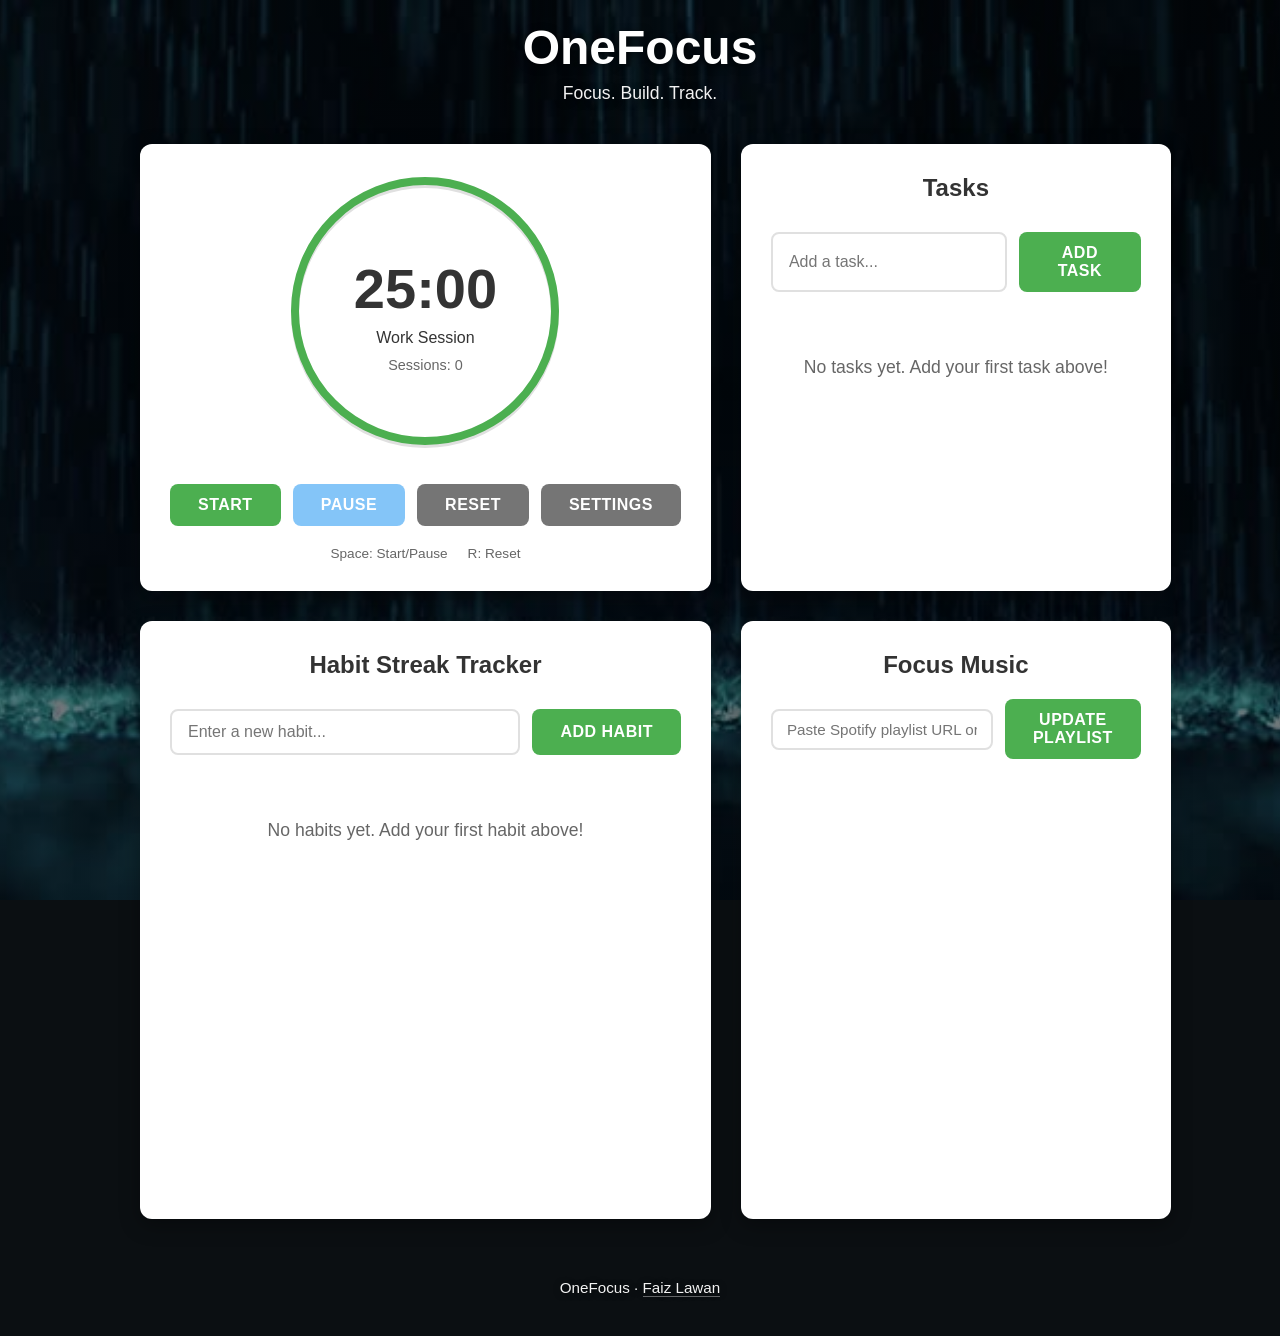
<file: index.html>
<!DOCTYPE html>
<html lang="en">
<head>
    <meta charset="UTF-8" />
    <meta name="viewport" content="width=device-width, initial-scale=1.0"/>
    <meta name="description" content="OneFocus — Pomodoro timer, task list, habit streaks, and focus music in one page." />
    <title>OneFocus — Pomodoro & Habit Tracker</title>
    <link rel="stylesheet" href="styles.css" />
</head>
<body>
    <div class="container">
        <header>
            <h1>OneFocus</h1>
            <p class="tagline">Focus. Build. Track.</p>
        </header>

        <main>
            <section class="pomodoro-section">
                <div class="timer-container">
                    <svg class="progress-ring" width="280" height="280" aria-hidden="true">
                        <circle
                            class="progress-ring-circle-bg"
                            stroke="#e0e0e0"
                            stroke-width="8"
                            fill="transparent"
                            r="130"
                            cx="140"
                            cy="140"
                        />
                        <circle
                            class="progress-ring-circle"
                            stroke="#4CAF50"
                            stroke-width="8"
                            fill="transparent"
                            r="130"
                            cx="143"
                            cy="140"
                        />
                    </svg>
                    <div class="timer-display">
                        <div class="time" id="timer" aria-live="polite">25:00</div>
                        <div class="session-type" id="sessionType">Work Session</div>
                        <div class="session-count">Sessions: <span id="sessionCount">0</span></div>
                    </div>
                </div>

                <div class="timer-controls">
                    <button id="startBtn" class="btn btn-primary">Start</button>
                    <button id="pauseBtn" class="btn btn-secondary" disabled>Pause</button>
                    <button id="resetBtn" class="btn btn-tertiary">Reset</button>
                    <button id="settingsBtn" class="btn btn-tertiary" title="Settings">Settings</button>
                </div>

                <div class="keyboard-hints">
                    <span>Space: Start/Pause</span>
                    <span>R: Reset</span>
                </div>
            </section>

            <section class="tasks-section">
                <h2>Tasks</h2>

                <div class="add-habit-form add-task-form">
                    <input
                        type="text"
                        id="taskInput"
                        placeholder="Add a task..."
                        maxlength="100"
                    >
                    <button id="addTaskBtn" class="btn btn-primary">Add Task</button>
                </div>

                <div id="tasksList" class="habits-list"></div>

                <div id="tasksEmptyState" class="empty-state">
                    <p>No tasks yet. Add your first task above!</p>
                </div>
            </section>

            <section class="habits-section">
                <h2>Habit Streak Tracker</h2>

                <div class="add-habit-form">
                    <input
                        type="text"
                        id="habitInput"
                        placeholder="Enter a new habit..."
                        maxlength="50"
                    >
                    <button id="addHabitBtn" class="btn btn-primary">Add Habit</button>
                </div>

                <div id="habitsList" class="habits-list"></div>

                <div id="emptyState" class="empty-state">
                    <p>No habits yet. Add your first habit above!</p>
                </div>
            </section>

            <section class="spotify-section">
                <h2>Focus Music</h2>

                <div class="spotify-controls add-habit-form" aria-label="Spotify playlist controls">
                    <input
                        type="text"
                        id="spotifyInput"
                        placeholder="Paste Spotify playlist URL or share link..."
                        maxlength="400"
                    />
                    <button id="updatePlaylistBtn" class="btn btn-primary">Update playlist</button>
                </div>

                <div id="spotifyMessage" class="spotify-message" aria-live="polite"></div>

                <div class="spotify-player">
                    <iframe id="spotifyIframe" style="border-radius:12px"
                        src="https://open.spotify.com/embed/playlist/37i9dQZF1DXc8kgYqQLMfH?utm_source=generator"
                        width="100%" height="380" frameBorder="0"
                        allowfullscreen=""
                        allow="autoplay; clipboard-write; encrypted-media; fullscreen; picture-in-picture"
                        title="Spotify focus playlist">
                    </iframe>
                </div>
            </section>
        </main>

        <footer>
            <p>OneFocus · <a href="https://github.com/hackerbotfz">Faiz Lawan</a></p>
        </footer>
    </div>

    <div id="settingsOverlay" class="modal-overlay hidden" aria-hidden="true">
        <div class="modal" role="dialog" aria-modal="true" aria-labelledby="settingsTitle">
            <button id="closeSettings" class="modal-close" aria-label="Close settings">&times;</button>
            <h3 id="settingsTitle">Pomodoro Settings</h3>

            <div class="modal-body">
                <label for="workDurationInput">Work duration (minutes)</label>
                <input id="workDurationInput" type="number" min="1" step="1" />

                <label for="breakDurationInput">Break duration (minutes)</label>
                <input id="breakDurationInput" type="number" min="1" step="1" />
            </div>

            <div class="modal-actions">
                <button id="saveSettings" class="btn btn-primary">Save</button>
                <button id="cancelSettings" class="btn btn-tertiary">Cancel</button>
            </div>
        </div>
    </div>

    <script src="app.js"></script>
</body>
</html>
</file>
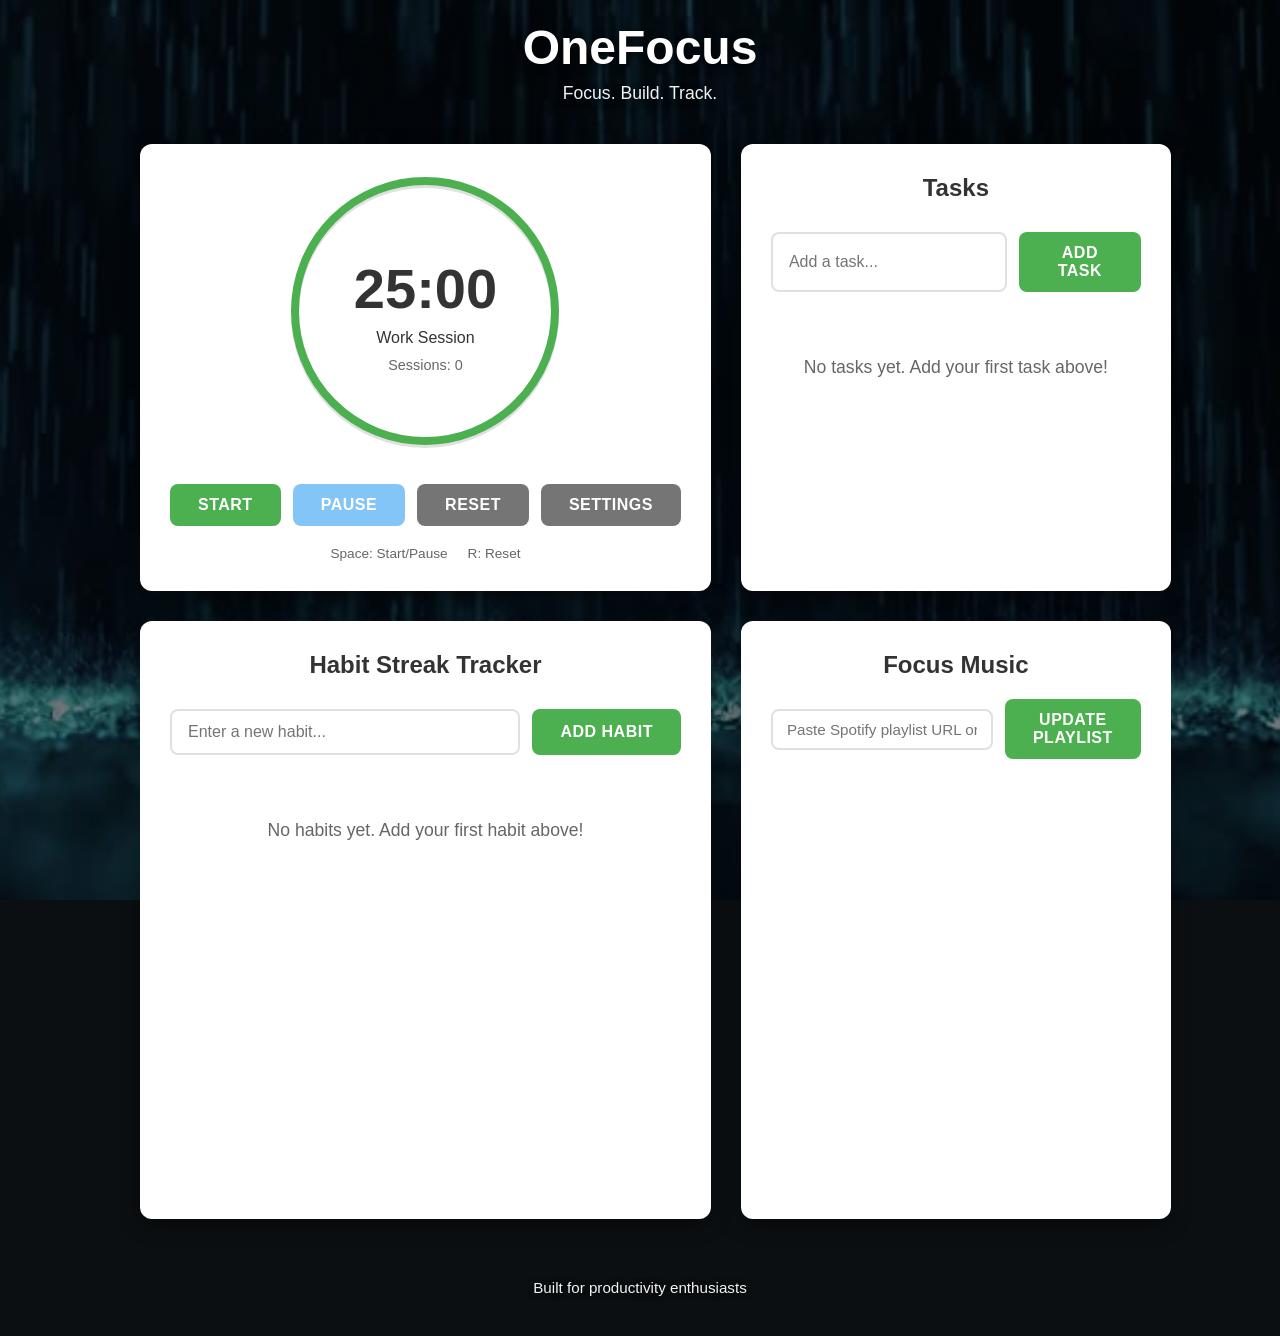
<file: login.html>
<!DOCTYPE html>
<html lang="en">
<head>
    <meta charset="UTF-8" />
    <meta name="viewport" content="width=device-width, initial-scale=1.0"/>
    <title>OneFocus - Pomodoro & Habit Tracker</title>
    <link rel="stylesheet" href="login.css" />
</head>
<body>
    <div class="container">
        <header>
            <h1>OneFocus</h1>
            <p class="tagline">Focus. Build. Track.</p>
        </header>

        <main>
            <section class="pomodoro-section">
                <div class="timer-container">
                    <svg class="progress-ring" width="280" height="280">
                        <circle
                            class="progress-ring-circle-bg"
                            stroke="#e0e0e0"
                            stroke-width="8"
                            fill="transparent"
                            r="130"
                            cx="140"
                            cy="140"
                        />
                        <circle
                            class="progress-ring-circle"
                            stroke="#4CAF50"
                            stroke-width="8"
                            fill="transparent"
                            r="130"
                            cx="143"
                            cy="140"
                        />
                    </svg>
                    <div class="timer-display">
                        <div class="time" id="timer">25:00</div>
                        <div class="session-type" id="sessionType">Work Session</div>
                        <div class="session-count">Sessions: <span id="sessionCount">0</span></div>
                    </div>
                </div>

                <div class="timer-controls">
                    <button id="startBtn" class="btn btn-primary">Start</button>
                    <button id="pauseBtn" class="btn btn-secondary" disabled>Pause</button>
                    <button id="resetBtn" class="btn btn-tertiary">Reset</button>
                    <button id="settingsBtn" class="btn btn-tertiary" title="Settings">Settings</button>
                </div>

                <div class="keyboard-hints">
                    <span>Space: Start/Pause</span>
                    <span>R: Reset</span>
                </div>
            </section>

            <section class="tasks-section">
                <h2>Tasks</h2>

                <div class="add-habit-form add-task-form">
                    <input 
                        type="text" 
                        id="taskInput" 
                        placeholder="Add a task..."
                        maxlength="100"
                    >
                    <button id="addTaskBtn" class="btn btn-primary">Add Task</button>
                </div>

                <div id="tasksList" class="habits-list"></div>

                <div id="tasksEmptyState" class="empty-state">
                    <p>No tasks yet. Add your first task above!</p>
                </div>
            </section>

            <section class="habits-section">
                <h2>Habit Streak Tracker</h2>

                <div class="add-habit-form">
                    <input 
                        type="text" 
                        id="habitInput" 
                        placeholder="Enter a new habit..."
                        maxlength="50"
                    >
                    <button id="addHabitBtn" class="btn btn-primary">Add Habit</button>
                </div>

                <div id="habitsList" class="habits-list"></div>

                <div id="emptyState" class="empty-state">
                    <p>No habits yet. Add your first habit above!</p>
                </div>
            </section>

            <section class="spotify-section">
                <h2>Focus Music</h2>

                <div class="spotify-controls add-habit-form" aria-label="Spotify playlist controls">
                    <input
                        type="text"
                        id="spotifyInput"
                        placeholder="Paste Spotify playlist URL or share link..."
                        maxlength="400"
                    />
                    <button id="updatePlaylistBtn" class="btn btn-primary">Update playlist</button>
                </div>

                <div id="spotifyMessage" class="spotify-message" aria-live="polite"></div>

                <div class="spotify-player">
                    <iframe id="spotifyIframe" style="border-radius:12px"
                        src="https://open.spotify.com/embed/playlist/37i9dQZF1DXc8kgYqQLMfH?utm_source=generator"
                        width="100%" height="380" frameBorder="0"
                        allowfullscreen=""
                        allow="autoplay; clipboard-write; encrypted-media; fullscreen; picture-in-picture">
                    </iframe>
                </div>
            </section>
        </main>

        <footer>
            <p>Built for productivity enthusiasts</p>
        </footer>
    </div>

    <!-- Settings Modal-->
    <div id="settingsOverlay" class="modal-overlay hidden" aria-hidden="true">
        <div class="modal" role="dialog" aria-modal="true" aria-labelledby="settingsTitle">
            <button id="closeSettings" class="modal-close" aria-label="Close settings">&times;</button>
            <h3 id="settingsTitle">Pomodoro Settings</h3>

            <div class="modal-body">
                <label for="workDurationInput">Work duration (minutes)</label>
                <input id="workDurationInput" type="number" min="1" step="1" />

                <label for="breakDurationInput">Break duration (minutes)</label>
                <input id="breakDurationInput" type="number" min="1" step="1" />
            </div>

            <div class="modal-actions">
                <button id="saveSettings" class="btn btn-primary">Save</button>
                <button id="cancelSettings" class="btn btn-tertiary">Cancel</button>
            </div>
        </div>
    </div>

    <script src="login.js"></script>
</body>
</html>
</file>
<file: styles.css>
* {
    margin: 0;
    padding: 0;
    box-sizing: border-box;
}

:root {
    --primary-color: #4CAF50;
    --secondary-color: #2196F3;
    --danger-color: #f44336;
    --text-dark: #333;
    --text-light: #666;
    --bg-light: rgba(245,245,245,0.95);
    --white: #ffffff;
    --border-radius: 12px;
    --shadow: 0 6px 20px rgba(0, 0, 0, 0.35);
    --shadow-hover: 0 8px 24px rgba(0, 0, 0, 0.30);
}

body {
    font-family: -apple-system, BlinkMacSystemFont, 'Segoe UI', Roboto, Oxygen, Ubuntu, Cantarell, sans-serif;
    min-height: 100vh;
    padding: 20px;
    color: var(--text-dark);
    background-color: #0b0f12;
    background-image:
        linear-gradient(rgba(2,8,12,0.55), rgba(2,8,12,0.55)),
        url('assets/background.jpg');
    background-size: cover;
    background-position: center center;
    background-repeat: no-repeat;
    background-attachment: fixed;
}

/* Keep the main container constrained and centered */
.container {
    max-width: 1000px;
    margin: 0 auto;
}

/* Header visually pops above the image */
header {
    text-align: center;
    color: var(--white);
    margin-bottom: 40px;
    animation: fadeInDown 0.6s ease;
    text-shadow: 0 2px 8px rgba(0,0,0,0.6);
}

header h1 {
    font-size: 3rem;
    margin-bottom: 8px;
    font-weight: 700;
}

.tagline {
    font-size: 1.1rem;
    opacity: 0.95;
    font-weight: 300;
}

/* Grid layout remains the same: single column on mobile, two-col on desktop */
main {
    display: grid;
    grid-template-columns: 1fr;
    gap: 30px;
}

/* Cards retain a bright background to ensure contrast over the image */
section {
    background: var(--white);
    padding: 30px;
    border-radius: var(--border-radius);
    box-shadow: var(--shadow);
    animation: fadeInUp 0.6s ease;
}

/* Section headings */
section h2 {
    font-size: 1.5rem;
    margin-bottom: 30px;
    color: var(--text-dark);
    text-align: center;
}

/* Pomodoro container */
.timer-container {
    position: relative;
    width: 280px;
    height: 280px;
    margin: 0 auto 30px;
}

.progress-ring {
    transform: rotate(-90deg);
}

.progress-ring-circle {
    transition: stroke-dashoffset 0.3s ease;
    stroke-linecap: round;
}

.timer-display {
    position: absolute;
    top: 50%;
    left: 50%;
    transform: translate(-50%, -50%);
    text-align: center;
}

.time {
    font-size: 3.5rem;
    font-weight: 700;
    font-variant-numeric: tabular-nums;
}

.session-type {
    font-size: 1rem;
    margin-top: 8px;
    font-weight: 500;
}

.session-count {
    font-size: 0.9rem;
    color: var(--text-light);
    margin-top: 10px;
}

/* Controls */
.timer-controls {
    display: flex;
    gap: 12px;
    justify-content: center;
    margin-bottom: 20px;
}

.btn {
    padding: 12px 28px;
    border: none;
    border-radius: 8px;
    font-size: 1rem;
    font-weight: 600;
    cursor: pointer;
    transition: all 0.25s ease;
    text-transform: uppercase;
    letter-spacing: 0.5px;
    background: var(--bg-light);
}

.btn:hover {
    transform: translateY(-2px);
    box-shadow: var(--shadow-hover);
}

.btn:active {
    transform: translateY(0);
}

.btn:disabled {
    opacity: 0.55;
    cursor: not-allowed;
    transform: none;
}

.btn-primary {
    background: var(--primary-color);
    color: var(--white);
}

.btn-primary:hover:not(:disabled) {
    background: #45a049;
}

.btn-secondary {
    background: var(--secondary-color);
    color: var(--white);
}

.btn-secondary:hover:not(:disabled) {
    background: #1976D2;
}

.btn-tertiary {
    background: #757575;
    color: var(--white);
}

.btn-tertiary:hover {
    background: #616161;
}

.keyboard-hints {
    display: flex;
    gap: 20px;
    justify-content: center;
    font-size: 0.85rem;
    color: var(--text-light);
}

/* Add-habit / add-task styles */
.add-habit-form {
    display: flex;
    gap: 12px;
    margin-bottom: 25px;
}

#habitInput,
#taskInput {
    flex: 1;
    padding: 12px 16px;
    border: 2px solid #e0e0e0;
    border-radius: 8px;
    font-size: 1rem;
    transition: border-color 0.3s ease;
    background: #fff;
}

#habitInput:focus,
#taskInput:focus,
#spotifyInput:focus {
    outline: none;
    border-color: var(--primary-color);
    box-shadow: 0 4px 12px rgba(76,175,80,0.12);
}

.habits-list {
    display: flex;
    flex-direction: column;
    gap: 12px;
}

.habit-item {
    display: flex;
    align-items: center;
    gap: 15px;
    padding: 16px;
    background: rgba(245,245,245,0.98);
    border-radius: 8px;
    transition: all 0.3s ease;
    animation: slideIn 0.3s ease;
    box-shadow: 0 2px 8px rgba(0,0,0,0.05);
}

.habit-item:hover {
    background: #f0f0f0;
    transform: translateX(4px);
}

.habit-checkbox {
    width: 24px;
    height: 24px;
    cursor: pointer;
    accent-color: var(--primary-color);
}

.habit-info {
    flex: 1;
}

.habit-name {
    font-size: 1.1rem;
    font-weight: 500;
    color: var(--text-dark);
    margin-bottom: 4px;
}

.habit-streak {
    font-size: 0.9rem;
    color: var(--text-light);
}

.streak-count {
    font-weight: 700;
    color: var(--primary-color);
}

.delete-btn {
    padding: 8px 12px;
    background: var(--danger-color);
    color: var(--white);
    border: none;
    border-radius: 6px;
    cursor: pointer;
    font-size: 0.85rem;
    transition: all 0.25s ease;
}

.delete-btn:hover {
    background: #d32f2f;
    transform: scale(1.05);
}

.empty-state {
    text-align: center;
    padding: 40px 20px;
    color: var(--text-light);
    font-size: 1.1rem;
}

.empty-state.hidden {
    display: none;
}

/* Footer */
footer {
    text-align: center;
    color: var(--white);
    margin-top: 40px;
    padding: 20px;
    opacity: 0.95;
    font-size: 0.95rem;
    text-shadow: 0 1px 6px rgba(0,0,0,0.5);
}

footer a {
    color: inherit;
    text-decoration: none;
    border-bottom: 1px solid rgba(255, 255, 255, 0.4);
}

footer a:hover {
    opacity: 0.85;
}

/* Modal (settings) */
.modal-overlay {
    position: fixed;
    inset: 0;
    display: flex;
    align-items: center;
    justify-content: center;
    background: rgba(18, 6, 6, 0.5);
    z-index: 1000;
    padding: 20px;
}

.modal {
    background: var(--white);
    border-radius: 12px;
    padding: 22px;
    width: 100%;
    max-width: 420px;
    box-shadow: var(--shadow);
    position: relative;
}

.modal h3 {
    margin-bottom: 12px;
    color: var(--text-dark);
}

.modal-body {
    display: flex;
    flex-direction: column;
    gap: 12px;
    margin-bottom: 16px;
}

.modal-body label {
    font-size: 0.9rem;
    color: var(--text-dark);
}

.modal-body input[type="number"] {
    padding: 10px 12px;
    border-radius: 8px;
    border: 1px solid #e0e0e0;
    font-size: 1rem;
}

.modal-actions {
    display: flex;
    gap: 10px;
    justify-content: flex-end;
}

.modal-close {
    position: absolute;
    top: 8px;
    right: 10px;
    border: none;
    background: transparent;
    font-size: 1.6rem;
    cursor: pointer;
    line-height: 1;
    color: var(--text-light);
}

/* hidden helper */
.hidden {
    display: none;
}

@keyframes fadeInDown {
    from {
        opacity: 0;
        transform: translateY(-20px);
    }
    to {
        opacity: 1;
        transform: translateY(0);
    }
}

@keyframes fadeInUp {
    from {
        opacity: 0;
        transform: translateY(20px);
    }
    to {
        opacity: 1;
        transform: translateY(0);
    }
}

@keyframes slideIn {
    from {
        opacity: 0;
        transform: translateX(-20px);
    }
    to {
        opacity: 1;
        transform: translateX(0);
    }
}

/* Responsive layout: stacked on mobile, two-column on desktop */
@media (max-width: 768px) {
    header h1 {
        font-size: 2.2rem;
    }

    .tagline {
        font-size: 1rem;
    }

    section {
        padding: 20px;
    }

    .timer-container {
        width: 240px;
        height: 240px;
    }

    .time {
        font-size: 2.8rem;
    }

    .timer-controls {
        flex-wrap: wrap;
    }

    .btn {
        padding: 10px 20px;
        font-size: 0.9rem;
    }

    .add-habit-form {
        flex-direction: column;
    }

    .keyboard-hints {
        flex-direction: column;
        align-items: center;
        gap: 8px;
    }

    .spotify-player iframe {
        height: 300px;
    }
}

@media (min-width: 769px) {
    main {
        grid-template-columns: 1fr 1fr;
    }

    /* Pomodoro will occupy left column; Tasks/habits/spotify will occupy the right column in order */
}

/* Spotify Section Styles */
.spotify-section {
    background: var(--white);
    padding: 30px;
    border-radius: var(--border-radius);
    box-shadow: var(--shadow);
    animation: fadeInUp 0.6s ease;
}

.spotify-section h2 {
    font-size: 1.5rem;
    margin-bottom: 20px;
    color: var(--text-dark);
    text-align: center;
}

.spotify-player iframe {
    width: 100%;
    height: 380px;
    border-radius: 12px;
}

/* Spotify controls */
.spotify-controls {
    display: flex;
    gap: 12px;
    margin-bottom: 12px;
    align-items: center;
}

.spotify-controls input[type="text"] {
    flex: 1;
    padding: 10px 14px;
    border: 2px solid #e0e0e0;
    border-radius: 8px;
    font-size: 0.95rem;
    background: #fff;
}

.spotify-message {
    min-height: 22px;
    margin-bottom: 12px;
    font-size: 0.95rem;
    color: var(--text-light);
}

.spotify-message.success {
    color: var(--primary-color);
    font-weight: 600;
}

.spotify-message.error {
    color: var(--danger-color);
    font-weight: 600;
}

/* Completed task visual */
.task-item.completed .habit-name {
    text-decoration: line-through;
    opacity: 0.6;
}
</file>
<file: login.css>
* {
    margin: 0;
    padding: 0;
    box-sizing: border-box;
}

:root {
    --primary-color: #4CAF50;
    --secondary-color: #2196F3;
    --danger-color: #f44336;
    --text-dark: #333;
    --text-light: #666;
    --bg-light: rgba(245,245,245,0.95);
    --white: #ffffff;
    --border-radius: 12px;
    --shadow: 0 6px 20px rgba(0, 0, 0, 0.35);
    --shadow-hover: 0 8px 24px rgba(0, 0, 0, 0.30);
}

/* Use the provided image as the page background with a dark overlay for readability.
   Place the image file (istockphoto-1373178055-640x640.jpg) in the same directory as login.html */
body {
    font-family: -apple-system, BlinkMacSystemFont, 'Segoe UI', Roboto, Oxygen, Ubuntu, Cantarell, sans-serif;
    min-height: 100vh;
    padding: 20px;
    color: var(--text-dark);
    background-color: #0b0f12; /* fallback */
    background-image:
        linear-gradient(rgba(2,8,12,0.55), rgba(2,8,12,0.55)),
        url('istockphoto-1373178055-640x640.jpg');
    background-size: cover;
    background-position: center center;
    background-repeat: no-repeat;
    background-attachment: fixed;
}

/* Keep the main container constrained and centered */
.container {
    max-width: 1000px;
    margin: 0 auto;
}

/* Header visually pops above the image */
header {
    text-align: center;
    color: var(--white);
    margin-bottom: 40px;
    animation: fadeInDown 0.6s ease;
    text-shadow: 0 2px 8px rgba(0,0,0,0.6);
}

header h1 {
    font-size: 3rem;
    margin-bottom: 8px;
    font-weight: 700;
}

.tagline {
    font-size: 1.1rem;
    opacity: 0.95;
    font-weight: 300;
}

/* Grid layout remains the same: single column on mobile, two-col on desktop */
main {
    display: grid;
    grid-template-columns: 1fr;
    gap: 30px;
}

/* Cards retain a bright background to ensure contrast over the image */
section {
    background: var(--white);
    padding: 30px;
    border-radius: var(--border-radius);
    box-shadow: var(--shadow);
    animation: fadeInUp 0.6s ease;
}

/* Section headings */
section h2 {
    font-size: 1.5rem;
    margin-bottom: 30px;
    color: var(--text-dark);
    text-align: center;
}

/* Pomodoro container */
.timer-container {
    position: relative;
    width: 280px;
    height: 280px;
    margin: 0 auto 30px;
}

.progress-ring {
    transform: rotate(-90deg);
}

.progress-ring-circle {
    transition: stroke-dashoffset 0.3s ease;
    stroke-linecap: round;
}

.timer-display {
    position: absolute;
    top: 50%;
    left: 50%;
    transform: translate(-50%, -50%);
    text-align: center;
}

.time {
    font-size: 3.5rem;
    font-weight: 700;
    font-variant-numeric: tabular-nums;
}

.session-type {
    font-size: 1rem;
    margin-top: 8px;
    font-weight: 500;
}

.session-count {
    font-size: 0.9rem;
    color: var(--text-light);
    margin-top: 10px;
}

/* Controls */
.timer-controls {
    display: flex;
    gap: 12px;
    justify-content: center;
    margin-bottom: 20px;
}

.btn {
    padding: 12px 28px;
    border: none;
    border-radius: 8px;
    font-size: 1rem;
    font-weight: 600;
    cursor: pointer;
    transition: all 0.25s ease;
    text-transform: uppercase;
    letter-spacing: 0.5px;
    background: var(--bg-light);
}

.btn:hover {
    transform: translateY(-2px);
    box-shadow: var(--shadow-hover);
}

.btn:active {
    transform: translateY(0);
}

.btn:disabled {
    opacity: 0.55;
    cursor: not-allowed;
    transform: none;
}

.btn-primary {
    background: var(--primary-color);
    color: var(--white);
}

.btn-primary:hover:not(:disabled) {
    background: #45a049;
}

.btn-secondary {
    background: var(--secondary-color);
    color: var(--white);
}

.btn-secondary:hover:not(:disabled) {
    background: #1976D2;
}

.btn-tertiary {
    background: #757575;
    color: var(--white);
}

.btn-tertiary:hover {
    background: #616161;
}

.keyboard-hints {
    display: flex;
    gap: 20px;
    justify-content: center;
    font-size: 0.85rem;
    color: var(--text-light);
}

/* Add-habit / add-task styles */
.add-habit-form {
    display: flex;
    gap: 12px;
    margin-bottom: 25px;
}

#habitInput,
#taskInput {
    flex: 1;
    padding: 12px 16px;
    border: 2px solid #e0e0e0;
    border-radius: 8px;
    font-size: 1rem;
    transition: border-color 0.3s ease;
    background: #fff;
}

#habitInput:focus,
#taskInput:focus,
#spotifyInput:focus {
    outline: none;
    border-color: var(--primary-color);
    box-shadow: 0 4px 12px rgba(76,175,80,0.12);
}

.habits-list {
    display: flex;
    flex-direction: column;
    gap: 12px;
}

.habit-item {
    display: flex;
    align-items: center;
    gap: 15px;
    padding: 16px;
    background: rgba(245,245,245,0.98);
    border-radius: 8px;
    transition: all 0.3s ease;
    animation: slideIn 0.3s ease;
    box-shadow: 0 2px 8px rgba(0,0,0,0.05);
}

.habit-item:hover {
    background: #f0f0f0;
    transform: translateX(4px);
}

.habit-checkbox {
    width: 24px;
    height: 24px;
    cursor: pointer;
    accent-color: var(--primary-color);
}

.habit-info {
    flex: 1;
}

.habit-name {
    font-size: 1.1rem;
    font-weight: 500;
    color: var(--text-dark);
    margin-bottom: 4px;
}

.habit-streak {
    font-size: 0.9rem;
    color: var(--text-light);
}

.streak-count {
    font-weight: 700;
    color: var(--primary-color);
}

.delete-btn {
    padding: 8px 12px;
    background: var(--danger-color);
    color: var(--white);
    border: none;
    border-radius: 6px;
    cursor: pointer;
    font-size: 0.85rem;
    transition: all 0.25s ease;
}

.delete-btn:hover {
    background: #d32f2f;
    transform: scale(1.05);
}

.empty-state {
    text-align: center;
    padding: 40px 20px;
    color: var(--text-light);
    font-size: 1.1rem;
}

.empty-state.hidden {
    display: none;
}

/* Footer */
footer {
    text-align: center;
    color: var(--white);
    margin-top: 40px;
    padding: 20px;
    opacity: 0.95;
    font-size: 0.95rem;
    text-shadow: 0 1px 6px rgba(0,0,0,0.5);
}

/* Modal (settings) */
.modal-overlay {
    position: fixed;
    inset: 0;
    display: flex;
    align-items: center;
    justify-content: center;
    background: rgba(18, 6, 6, 0.5);
    z-index: 1000;
    padding: 20px;
}

.modal {
    background: var(--white);
    border-radius: 12px;
    padding: 22px;
    width: 100%;
    max-width: 420px;
    box-shadow: var(--shadow);
    position: relative;
}

.modal h3 {
    margin-bottom: 12px;
    color: var(--text-dark);
}

.modal-body {
    display: flex;
    flex-direction: column;
    gap: 12px;
    margin-bottom: 16px;
}

.modal-body label {
    font-size: 0.9rem;
    color: var(--text-dark);
}

.modal-body input[type="number"] {
    padding: 10px 12px;
    border-radius: 8px;
    border: 1px solid #e0e0e0;
    font-size: 1rem;
}

.modal-actions {
    display: flex;
    gap: 10px;
    justify-content: flex-end;
}

.modal-close {
    position: absolute;
    top: 8px;
    right: 10px;
    border: none;
    background: transparent;
    font-size: 1.6rem;
    cursor: pointer;
    line-height: 1;
    color: var(--text-light);
}

/* hidden helper */
.hidden {
    display: none;
}

@keyframes fadeInDown {
    from {
        opacity: 0;
        transform: translateY(-20px);
    }
    to {
        opacity: 1;
        transform: translateY(0);
    }
}

@keyframes fadeInUp {
    from {
        opacity: 0;
        transform: translateY(20px);
    }
    to {
        opacity: 1;
        transform: translateY(0);
    }
}

@keyframes slideIn {
    from {
        opacity: 0;
        transform: translateX(-20px);
    }
    to {
        opacity: 1;
        transform: translateX(0);
    }
}

/* Responsive layout: stacked on mobile, two-column on desktop */
@media (max-width: 768px) {
    header h1 {
        font-size: 2.2rem;
    }

    .tagline {
        font-size: 1rem;
    }

    section {
        padding: 20px;
    }

    .timer-container {
        width: 240px;
        height: 240px;
    }

    .time {
        font-size: 2.8rem;
    }

    .timer-controls {
        flex-wrap: wrap;
    }

    .btn {
        padding: 10px 20px;
        font-size: 0.9rem;
    }

    .add-habit-form {
        flex-direction: column;
    }

    .keyboard-hints {
        flex-direction: column;
        align-items: center;
        gap: 8px;
    }

    .spotify-player iframe {
        height: 300px;
    }
}

@media (min-width: 769px) {
    main {
        grid-template-columns: 1fr 1fr;
    }

    /* Pomodoro will occupy left column; Tasks/habits/spotify will occupy the right column in order */
}

/* Spotify Section Styles */
.spotify-section {
    background: var(--white);
    padding: 30px;
    border-radius: var(--border-radius);
    box-shadow: var(--shadow);
    animation: fadeInUp 0.6s ease;
}

.spotify-section h2 {
    font-size: 1.5rem;
    margin-bottom: 20px;
    color: var(--text-dark);
    text-align: center;
}

.spotify-player iframe {
    width: 100%;
    height: 380px;
    border-radius: 12px;
}

/* Spotify controls */
.spotify-controls {
    display: flex;
    gap: 12px;
    margin-bottom: 12px;
    align-items: center;
}

.spotify-controls input[type="text"] {
    flex: 1;
    padding: 10px 14px;
    border: 2px solid #e0e0e0;
    border-radius: 8px;
    font-size: 0.95rem;
    background: #fff;
}

.spotify-message {
    min-height: 22px;
    margin-bottom: 12px;
    font-size: 0.95rem;
    color: var(--text-light);
}

.spotify-message.success {
    color: var(--primary-color);
    font-weight: 600;
}

.spotify-message.error {
    color: var(--danger-color);
    font-weight: 600;
}

/* Completed task visual */
.task-item.completed .habit-name {
    text-decoration: line-through;
    opacity: 0.6;
}
</file>
